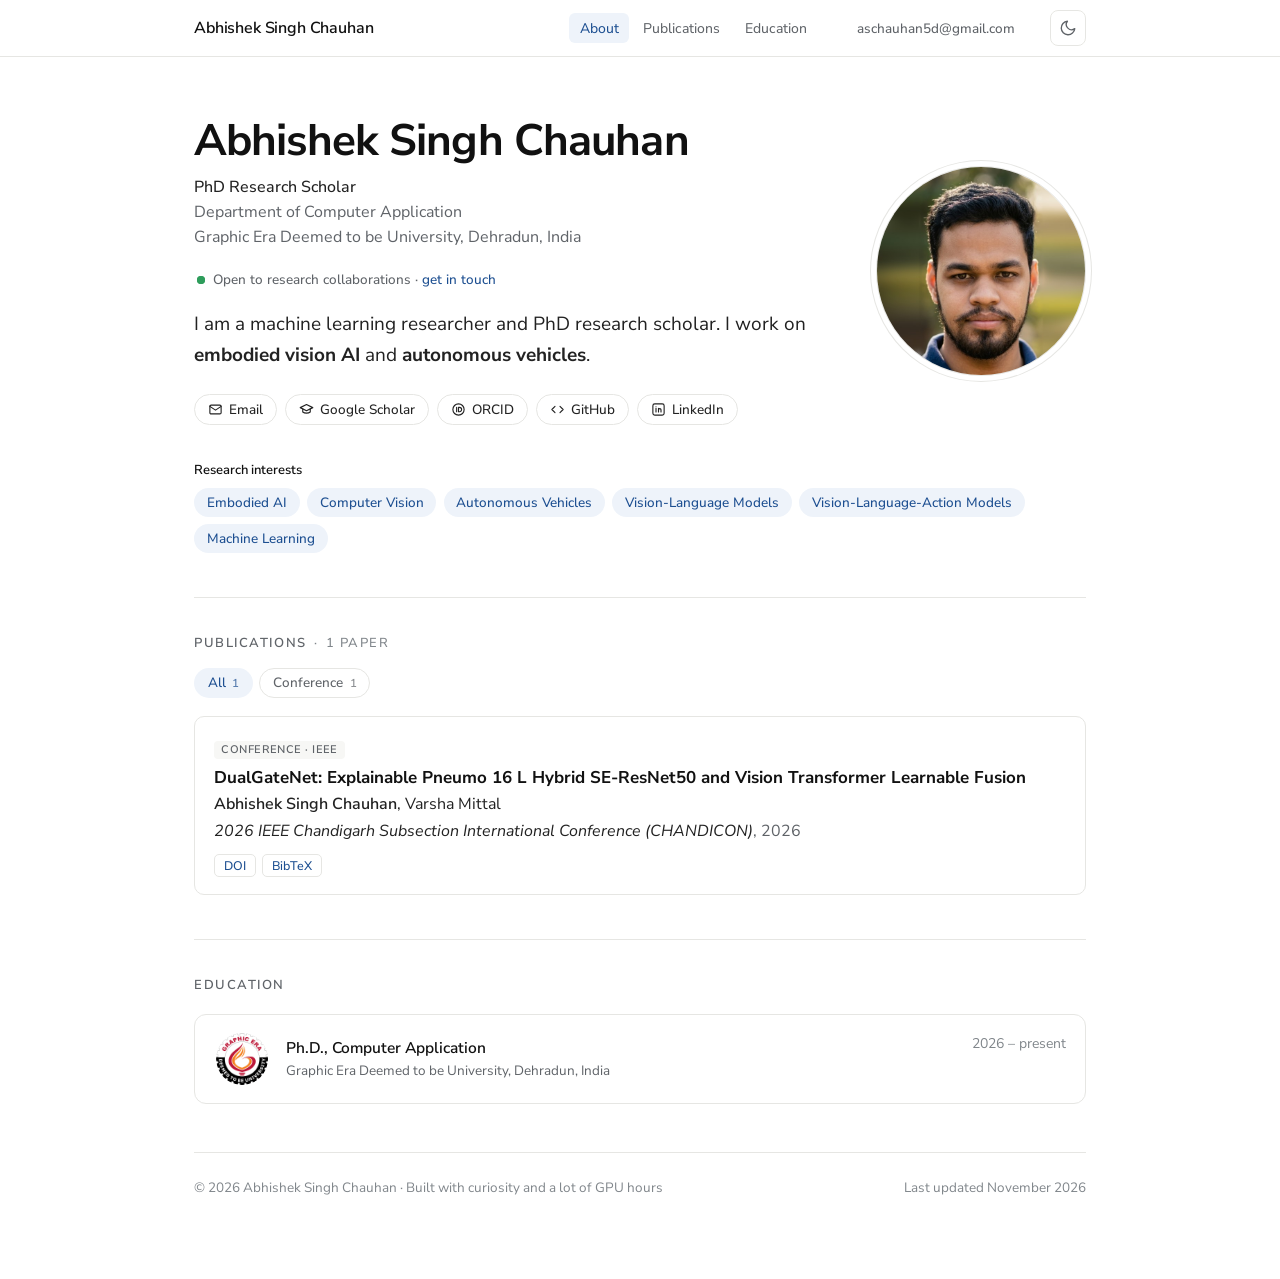
<file: index.html>
<!DOCTYPE html>
<html lang="en" data-theme="light">

<head>
  <meta charset="UTF-8" />
  <meta name="viewport" content="width=device-width, initial-scale=1.0" />
  <title>Abhishek Singh Chauhan — Machine Learning Researcher</title>
  <meta name="description"
    content="Abhishek Singh Chauhan is a research scholar and machine learning researcher at Graphic Era Deemed to be University, Dehradun, working on embodied vision AI and autonomous vehicles." />
  <meta name="author" content="Abhishek Singh Chauhan" />
  <link rel="canonical" href="https://aschauhan5d.github.io/" />
  <meta name="theme-color" content="#ffffff" media="(prefers-color-scheme: light)" />
  <meta name="theme-color" content="#121416" media="(prefers-color-scheme: dark)" />

  <meta property="og:type" content="profile" />
  <meta property="og:site_name" content="Abhishek Singh Chauhan" />
  <meta property="og:title" content="Abhishek Singh Chauhan — Machine Learning Researcher" />
  <meta property="og:description"
    content="Machine learning research on embodied vision AI and autonomous vehicles." />
  <meta property="og:url" content="https://aschauhan5d.github.io/" />
  <!-- OG_IMAGE:START --><meta property="og:image" content="https://aschauhan5d.github.io/assets/photo.jpg" /><!-- OG_IMAGE:END -->
  <meta name="twitter:card" content="summary" />

  <link rel="icon" href="assets/favicon.svg" type="image/svg+xml" />
  <link rel="preconnect" href="https://fonts.googleapis.com" />
  <link rel="preconnect" href="https://fonts.gstatic.com" crossorigin />
  <link
    href="https://fonts.googleapis.com/css2?family=Nunito+Sans:ital,opsz,wght@0,6..12,300..800;1,6..12,400&family=JetBrains+Mono:wght@400&display=swap"
    rel="stylesheet" />
  <link rel="stylesheet" href="assets/style.css?v=1426f7ce" />
  <script src="assets/theme.js?v=455b5b2e"></script>

  <script type="application/ld+json">
  {
    "@context": "https://schema.org",
    "@type": "Person",
    "name": "Abhishek Singh Chauhan",
    "url": "https://aschauhan5d.github.io/",
    "email": "mailto:aschauhan5d@gmail.com",
    "jobTitle": "PhD Research Scholar",
    "affiliation": {
      "@type": "CollegeOrUniversity",
      "name": "Graphic Era Deemed to be University",
      "address": "Dehradun, Uttarakhand, India"
    },
    "knowsAbout": ["Embodied AI", "Computer Vision", "Autonomous Vehicles", "Vision-Language Models", "Vision-Language-Action Models", "Vision Transformers", "Machine Learning"],
    "sameAs": [
      "https://github.com/aschauhan5d",
      "https://linkedin.com/in/aschauhan5d",
      "https://orcid.org/0009-0005-3507-6499",
      "https://scholar.google.com/citations?user=pySsaTEAAAAJ"
    ]
  }
  </script>
</head>

<body>
  <a class="skip" href="#main">Skip to content</a>

  <nav class="nav" aria-label="Sections">
    <div class="nav-inner">
      <a class="nav-name" href="#about">Abhishek Singh Chauhan</a>
      <div class="nav-links">
        <a href="#about" class="on">About</a>
        <a href="#news" hidden>News</a>
        <a href="#publications">Publications</a>
        <a href="#research" hidden>Research</a>
        <a href="#education">Education</a>
        <a href="#writing" hidden>Writing</a>
      </div>
      <a class="nav-mail" href="mailto:aschauhan5d@gmail.com">aschauhan5d@gmail.com</a>
      <button class="theme-toggle" id="theme-toggle" type="button" aria-label="Switch theme">
        <svg class="icon-moon" viewBox="0 0 24 24" fill="none" stroke="currentColor" stroke-width="1.8" stroke-linecap="round" stroke-linejoin="round" aria-hidden="true"><path d="M21 12.8A9 9 0 1 1 11.2 3a7 7 0 0 0 9.8 9.8z"/></svg>
        <svg class="icon-sun" viewBox="0 0 24 24" fill="none" stroke="currentColor" stroke-width="1.8" stroke-linecap="round" stroke-linejoin="round" aria-hidden="true"><circle cx="12" cy="12" r="4.2"/><path d="M12 2v2.2M12 19.8V22M4.2 4.2l1.6 1.6M18.2 18.2l1.6 1.6M2 12h2.2M19.8 12H22M4.2 19.8l1.6-1.6M18.2 5.8l1.6-1.6"/></svg>
      </button>
    </div>
  </nav>

  <main class="wrap" id="main">

    <!-- ═══════════ ABOUT ═══════════ -->
    <section id="about" style="margin-top:0" aria-label="About">
      <div class="profile">
        <div>
          <h1>Abhishek Singh Chauhan</h1>
          <p class="role"><strong>PhD Research Scholar</strong><br />
            Department of Computer Application<br />
            Graphic Era Deemed to be University, Dehradun, India</p>
          <p class="status"><span class="dot" aria-hidden="true"></span><span>Open to research collaborations · <a href="mailto:aschauhan5d@gmail.com">get in touch</a></span></p>

          <div class="bio">
            <p>I am a machine learning researcher and PhD research scholar. I work on
              <strong>embodied vision AI</strong> and <strong>autonomous vehicles</strong>.</p>
          </div>

          <div class="links">
            <a href="mailto:aschauhan5d@gmail.com"><svg viewBox="0 0 24 24" fill="none" stroke="currentColor" stroke-width="1.8" stroke-linecap="round" stroke-linejoin="round" aria-hidden="true"><rect x="3" y="5" width="18" height="14" rx="2"/><path d="m3 7 9 6 9-6"/></svg>Email</a>
            <!-- CV:START --><!-- CV:END -->
            <a href="https://scholar.google.com/citations?user=pySsaTEAAAAJ&amp;hl=en" target="_blank" rel="noopener"><svg viewBox="0 0 24 24" fill="none" stroke="currentColor" stroke-width="1.8" stroke-linecap="round" stroke-linejoin="round" aria-hidden="true"><path d="M2 9l10-5 10 5-10 5z"/><path d="M6 11v5c3 2.5 9 2.5 12 0v-5"/></svg><span><span class="long">Google </span>Scholar</span></a>
            <a href="https://orcid.org/0009-0005-3507-6499" target="_blank" rel="noopener"><svg viewBox="0 0 24 24" fill="none" stroke="currentColor" stroke-width="1.8" stroke-linecap="round" stroke-linejoin="round" aria-hidden="true"><circle cx="12" cy="12" r="9"/><path d="M9 8.5v7M12 8.5h1.5a3.5 3.5 0 0 1 0 7H12z"/></svg>ORCID</a>
            <a href="https://github.com/aschauhan5d" target="_blank" rel="noopener"><svg viewBox="0 0 24 24" fill="none" stroke="currentColor" stroke-width="1.8" stroke-linecap="round" stroke-linejoin="round" aria-hidden="true"><path d="m8 7-5 5 5 5M16 7l5 5-5 5"/></svg>GitHub</a>
            <a href="https://linkedin.com/in/aschauhan5d" target="_blank" rel="noopener"><svg viewBox="0 0 24 24" fill="none" stroke="currentColor" stroke-width="1.8" stroke-linecap="round" stroke-linejoin="round" aria-hidden="true"><rect x="3" y="3" width="18" height="18" rx="3"/><path d="M8 10v6M8 7.5v.01M12 16v-3.5a2 2 0 0 1 4 0V16M12 10v6"/></svg>LinkedIn</a>
          </div>
        </div>

        <aside class="profile-side">
          <!-- PHOTO:START --><img class="photo" src="assets/photo.jpg" alt="Photo of Abhishek Singh Chauhan" width="200" height="200" /><!-- PHOTO:END -->
          <p class="contact">aschauhan5d [at] gmail.com<br />Dehradun, India</p>
        </aside>
      </div>

      <div class="interests">
        <span class="interests-label">Research interests</span>
        <ul class="chips">
          <li>Embodied AI</li><li>Computer Vision</li><li>Autonomous Vehicles</li><li>Vision-Language Models</li><li>Vision-Language-Action Models</li><li>Machine Learning</li>
        </ul>
      </div>
    </section>

    <!-- ═══════════ NEWS ═══════════ -->
    <section id="news" hidden aria-labelledby="news-h">
      <h2 class="sec" id="news-h">News</h2>
      <ul class="news">
        <!-- NEWS:START -->
        <li><time></time><span>No news yet.</span></li>
        <!-- NEWS:END -->
      </ul>
    </section>

    <!-- ═══════════ PUBLICATIONS ═══════════ -->
    <section id="publications" aria-labelledby="pub-h">
      <h2 class="sec" id="pub-h">Publications<span class="sec-count">1 paper</span></h2>
      <!-- PUBLICATIONS:START -->
      <div class="pub-filters" role="group" aria-label="Filter publications"><button type="button" class="pf on" data-filter="all" aria-pressed="true">All<span class="pf-n">1</span></button><button type="button" class="pf" data-filter="conference" aria-pressed="false">Conference<span class="pf-n">1</span></button></div>
      <article class="pub no-thumb" data-type="conference">
        
        <div>
          <span class="pub-type">Conference · IEEE</span>
          <a class="pub-title" href="https://doi.org/10.1109/chandicon70877.2026.11767777" target="_blank" rel="noopener">DualGateNet: Explainable Pneumo 16 L Hybrid SE-ResNet50 and Vision Transformer Learnable Fusion</a>
          <div class="pub-authors"><span class="me">Abhishek Singh Chauhan</span>, Varsha Mittal</div>
          <div class="pub-venue"><em>2026 IEEE Chandigarh Subsection International Conference (CHANDICON)</em>, 2026</div>
          
          <div class="pub-links"><a href="https://doi.org/10.1109/chandicon70877.2026.11767777" target="_blank" rel="noopener">DOI</a><details><summary>BibTeX</summary><pre class="bibtex">@inproceedings{chauhan2026dualgatenet,
  title    = {{DualGateNet: Explainable Pneumo 16 L Hybrid SE-ResNet50 and Vision Transformer Learnable Fusion}},
  author   = {Abhishek Singh Chauhan and Varsha Mittal},
  booktitle= {2026 IEEE Chandigarh Subsection International Conference (CHANDICON)},
  year     = {2026},
  doi      = {10.1109/chandicon70877.2026.11767777}
}</pre></details></div>
        </div>
      </article>
      <!-- PUBLICATIONS:END -->
    </section>

    <!-- ═══════════ RESEARCH ═══════════ -->
    <section id="research" hidden aria-labelledby="research-h">
      <h2 class="sec" id="research-h">Research Projects</h2>
      <!-- RESEARCH:START --><!-- RESEARCH:END -->
    </section>

    <!-- ═══════════ EDUCATION ═══════════ -->
    <section id="education" aria-labelledby="edu-h">
      <h2 class="sec" id="edu-h">Education</h2>
      <!-- To use the real logo: put it in assets/logos/ and replace <span class="aff-mono">GEU</span>
           with <img class="aff-logo" src="assets/logos/geu.png" alt="" /> -->
      <ul class="affs">
        <li class="aff">
          <img class="aff-logo" src="assets/logos/geu.png" alt="Graphic Era Deemed to be University logo" width="56" height="56" />
          <span class="aff-text">
            <span class="aff-name">Ph.D., Computer Application</span>
            <span class="aff-role">Graphic Era Deemed to be University, Dehradun, India</span>
          </span>
          <span class="aff-when">2026 – present</span>
        </li>
      </ul>
    </section>

    <!-- ═══════════ WRITING ═══════════ -->
    <section id="writing" hidden aria-labelledby="writing-h">
      <h2 class="sec" id="writing-h">Writing</h2>
      <p class="sec-tagline">Notes from the lab: tutorials, paper walkthroughs and things I learn along the way.</p>
      <ul class="posts">
        <!-- POSTS:START -->
        <li>No posts yet.</li>
        <!-- POSTS:END -->
      </ul>
    </section>

    <footer class="footer">
      <span>© <span id="year">2026</span> Abhishek Singh Chauhan · Built with curiosity and a lot of GPU hours</span>
      <span><!-- UPDATED:START -->Last updated November 2026<!-- UPDATED:END --><span class="visits" id="visits" hidden></span></span>
    </footer>
  </main>

  <script>
    document.getElementById('year').textContent = new Date().getFullYear();
    const links = [...document.querySelectorAll('.nav-links a:not([hidden])')];
    const sections = links.map(a => document.querySelector(a.getAttribute('href')));
    function updateNav() {
      const y = window.scrollY + 90;
      let cur = 0;
      sections.forEach((s, i) => { if (s && y >= s.offsetTop) cur = i; });
      if (window.innerHeight + window.scrollY >= document.body.scrollHeight - 4) cur = sections.length - 1;
      links.forEach((a, i) => a.classList.toggle('on', i === cur));
    }
    window.addEventListener('scroll', updateNav, { passive: true });
    document.querySelectorAll('pre.bibtex').forEach(pre => {
      const b = document.createElement('button');
      b.type = 'button'; b.className = 'bib-copy'; b.textContent = 'Copy';
      const text = pre.textContent;
      b.onclick = () => {
        const done = () => { b.textContent = 'Copied ✓'; setTimeout(() => b.textContent = 'Copy', 1500); };
        if (navigator.clipboard) navigator.clipboard.writeText(text).then(done, () => {});
        else { const r = document.createRange(); r.selectNodeContents(pre); getSelection().removeAllRanges(); getSelection().addRange(r); document.execCommand('copy'); done(); }
      };
      pre.prepend(b);
    });
    updateNav();

    // Publication filter buttons (All / Conference / Journal ...)
    document.querySelectorAll('.pub-filters .pf').forEach(btn => {
      btn.addEventListener('click', () => {
        const f = btn.dataset.filter;
        document.querySelectorAll('.pub-filters .pf').forEach(b => {
          b.classList.toggle('on', b === btn); b.setAttribute('aria-pressed', b === btn);
        });
        document.querySelectorAll('#publications .pub').forEach(a => {
          a.hidden = !(f === 'all' || a.dataset.type === f);
        });
      });
    });

    // Visitor count shown in the footer (appears once GoatCounter is set up)
    fetch('https://aschauhan5d.goatcounter.com/counter/TOTAL.json')
      .then(r => r.ok ? r.json() : Promise.reject())
      .then(d => {
        const el = document.getElementById('visits');
        el.textContent = d.count + ' visits';
        el.hidden = false;
      })
      .catch(() => {});
  </script>
  <!-- Visitor counter (GoatCounter: free, no cookies). Stats: https://aschauhan5d.goatcounter.com -->
  <script data-goatcounter="https://aschauhan5d.goatcounter.com/count" async src="https://gc.zgo.at/count.js"></script>
</body>

</html>
</file>
<file: assets/style.css>
/* ──────────────────────────────────────────────────────────
   Academic homepage — shared by the homepage and blog posts
   Serif reading text, sans-serif UI, one ink-blue accent.
   ────────────────────────────────────────────────────────── */

:root {
  --bg: #ffffff;
  --panel: #f7f7f5;
  --text: #222;
  --heading: #111;
  --muted: #5f6368;
  --faint: #80868b;
  --line: #e6e6e3;
  --accent: #1d4f91;
  --accent-hover: #0f3a73;
  --accent-soft: #eef3fa;
  --highlight: #fff8e1;
  --highlight-line: #f0d98a;
  --code-bg: #f6f7f8;
  --serif: 'Avenir Next', Avenir, 'Nunito Sans', 'Helvetica Neue', Helvetica, Arial, sans-serif;   /* same font as the Y Combinator site (Avenir); Nunito Sans where Avenir isn't installed */
  --sans: 'Avenir Next', Avenir, 'Nunito Sans', 'Helvetica Neue', Helvetica, Arial, sans-serif;
  --mono: 'JetBrains Mono', ui-monospace, 'SF Mono', Menlo, monospace;
  --badge-fg: #9a4a00; --badge-bg: #fff1dc; --badge-line: #f3d3a6;
  --hl-keyword: #8b3fa8; --hl-string: #227a3c; --hl-number: #b4500f; --hl-title: #1d4f91; --hl-meta: #8a6d00;
  color-scheme: light;
}

@media (prefers-color-scheme: dark) {
  :root:not([data-theme="light"]) {
    --bg: #121416;
    --panel: #1a1d20;
    --text: #dcdfe3;
    --heading: #f3f4f6;
    --muted: #a3a9b0;
    --faint: #868d95;
    --line: #2a2e33;
    --accent: #8db6ec;
    --accent-hover: #b5d0f5;
    --accent-soft: #1a2433;
    --highlight: #2a2618;
    --highlight-line: #5c5130;
    --code-bg: #1a1d20;
    --badge-fg: #ffc98a; --badge-bg: #3a2810; --badge-line: #6a4a20;
    --hl-keyword: #d4a5ef; --hl-string: #9ad7a8; --hl-number: #f3ad7d; --hl-title: #8db6ec; --hl-meta: #e2cc75;
    color-scheme: dark;
  }
}
:root[data-theme="dark"] {
  --bg: #121416;
  --panel: #1a1d20;
  --text: #dcdfe3;
  --heading: #f3f4f6;
  --muted: #a3a9b0;
  --faint: #868d95;
  --line: #2a2e33;
  --accent: #8db6ec;
  --accent-hover: #b5d0f5;
  --accent-soft: #1a2433;
  --highlight: #2a2618;
  --highlight-line: #5c5130;
  --code-bg: #1a1d20;
  --badge-fg: #ffc98a; --badge-bg: #3a2810; --badge-line: #6a4a20;
  --hl-keyword: #d4a5ef; --hl-string: #9ad7a8; --hl-number: #f3ad7d; --hl-title: #8db6ec; --hl-meta: #e2cc75;
  color-scheme: dark;
}

* { box-sizing: border-box; margin: 0; padding: 0 }

html { overflow-x: clip; scroll-behavior: smooth; scroll-padding-top: 72px; -webkit-text-size-adjust: 100%; }

body {
  font-family: var(--serif);
  font-size: 17px;
  line-height: 1.6;
  color: var(--text);
  background: var(--bg);
  overflow-wrap: break-word;
  -webkit-font-smoothing: antialiased;
  text-rendering: optimizeLegibility;
}

a { color: var(--accent); text-decoration: none; }
a:hover { color: var(--accent-hover); text-decoration: underline; text-underline-offset: 3px; }

:focus-visible { outline: 2px solid var(--accent); outline-offset: 3px; border-radius: 3px; }

.skip {
  position: absolute; left: -999px; top: 0; z-index: 200;
  background: var(--accent); color: var(--bg); padding: .4rem .8rem;
  font: 500 13px var(--sans);
}
.skip:focus { left: .5rem; top: .5rem; }

/* ── NAV ── */
.nav {
  position: sticky; top: env(safe-area-inset-top, 0px); z-index: 100;
  background: color-mix(in srgb, var(--bg) 90%, transparent);
  backdrop-filter: saturate(1.5) blur(10px);
  -webkit-backdrop-filter: saturate(1.5) blur(10px);
  border-bottom: 1px solid var(--line);
}
.nav-inner {
  max-width: 860px; margin: 0 auto; padding: 0 1.5rem;
  height: 56px; display: flex; align-items: center; gap: 1.5rem;
}
.nav-name {
  font: 600 16px var(--sans); letter-spacing: -.01em;
  color: var(--heading); white-space: nowrap;
}
.nav-name:hover { color: var(--heading); text-decoration: none; }
.nav-links {
  display: flex; gap: .25rem; margin-left: auto;
  overflow-x: auto; scrollbar-width: none;
}
.nav-links::-webkit-scrollbar { display: none }
.nav-links a {
  font: 450 14px var(--sans); color: var(--muted);
  padding: .35rem .65rem; border-radius: 6px; white-space: nowrap;
  transition: color .15s, background .15s;
}
.nav-links a:hover { color: var(--heading); background: var(--panel); text-decoration: none; }
.nav-links a.on { color: var(--accent); background: var(--accent-soft); }

/* Theme switch */
.theme-toggle {
  flex-shrink: 0; display: grid; place-items: center;
  width: 36px; height: 36px; border-radius: 8px;
  border: 1px solid var(--line); background: transparent; color: var(--muted);
  cursor: pointer; transition: color .15s, border-color .15s, background .15s;
}
.theme-toggle:hover { color: var(--accent); border-color: var(--accent); background: var(--accent-soft); }
.theme-toggle svg { width: 18px; height: 18px; }
.theme-toggle .icon-sun { display: none; }
:root[data-theme="dark"] .theme-toggle .icon-sun { display: block; }
:root[data-theme="dark"] .theme-toggle .icon-moon { display: none; }
@media (prefers-color-scheme: dark) {
  :root:not([data-theme="light"]) .theme-toggle .icon-sun { display: block; }
  :root:not([data-theme="light"]) .theme-toggle .icon-moon { display: none; }
}

/* ── LAYOUT ── */
.wrap { max-width: 860px; margin: 0 auto; padding: 3rem 1.5rem 5rem; }
section { margin-top: 3rem; padding-top: 2.25rem; border-top: 1px solid var(--line); }
section#about { border-top: 0; padding-top: 0; margin-top: 0; }

h2.sec {
  font: 600 13px var(--sans); letter-spacing: .12em; text-transform: uppercase;
  color: var(--heading);
  display: flex; align-items: center; gap: .9rem;
  margin-bottom: 1.25rem;
}
h2.sec { color: var(--muted); }

/* ── PROFILE ── */
.profile {
  display: grid; grid-template-columns: 1fr 200px; gap: 2.5rem; align-items: start;
}
.profile h1 {
  font-family: var(--serif); font-weight: 700; font-size: 40px;
  letter-spacing: -.02em; line-height: 1.1; color: var(--heading);
  margin-bottom: .5rem;
}
.role { font: 400 16px/1.55 var(--sans); color: var(--muted); margin-bottom: 1.25rem; }
.role strong { color: var(--text); font-weight: 500; }
.bio p { margin-bottom: .9rem; }
.bio p:last-child { margin-bottom: 0; }

.photo {
  box-shadow: 0 0 0 4px var(--bg), 0 0 0 5px var(--line);
  width: 200px; height: auto; aspect-ratio: 1 / 1; border-radius: 50%;
  object-fit: cover; display: block;
  background: var(--panel); border: 1px solid var(--line);
}
.photo-initials {
  display: grid; place-items: center;
  font: 500 54px var(--serif); color: var(--accent); background: var(--accent-soft);
}
.profile-side .contact {
  margin-top: .9rem; font: 400 13.5px/1.6 var(--sans); color: var(--muted);
  word-break: break-word;
}

.links {
  display: flex; flex-wrap: wrap; gap: .5rem; margin-top: 1.4rem;
}
.links a {
  display: inline-flex; align-items: center; gap: .4rem;
  font: 500 13.5px var(--sans); color: var(--text);
  border: 1px solid var(--line); border-radius: 999px;
  padding: .32rem .8rem; background: var(--bg);
  transition: border-color .15s, color .15s, background .15s;
}
.links a:hover { border-color: var(--accent); color: var(--accent); text-decoration: none; background: var(--accent-soft); }
.links svg { width: 15px; height: 15px; flex-shrink: 0; }

.interests { margin-top: 1.75rem; }
.interests-label { display: block; font: 600 13px var(--sans); color: var(--heading); margin-bottom: .55rem; }
.chips { list-style: none; display: flex; flex-wrap: wrap; gap: .45rem; }
.chips li {
  font: 500 13.5px var(--sans); color: var(--accent);
  background: var(--accent-soft); border-radius: 999px; padding: .3rem .8rem;
}
.status {
  display: inline-flex; align-items: center; gap: .5rem;
  font: 500 13.5px var(--sans); color: var(--muted);
  margin: -.35rem 0 1.25rem;
}
.status { align-items: baseline; }
.status a { font-weight: 500; white-space: nowrap; }
.status .dot { align-self: center; }
.status:has(> span:nth-child(2)) .dot { align-self: flex-start; margin-top: .45em; }
.status .dot { flex-shrink: 0; margin-left: 3px; width: 8px; height: 8px; border-radius: 50%; background: #2e9d5b; box-shadow: 0 0 0 3px color-mix(in srgb, #2e9d5b 22%, transparent); }

/* ── NEWS ── */
.news { list-style: none; }
.news li {
  display: grid; grid-template-columns: 92px 1fr; gap: 1rem;
  padding: .45rem 0; font-size: 16.5px;
}
.news time { font: 500 13.5px/1.9 var(--sans); color: var(--faint); white-space: nowrap; }

/* ── PUBLICATIONS ── */
.pub-note { font: 400 14px var(--sans); color: var(--muted); margin: -.4rem 0 1rem; }
.pub {
  display: grid; grid-template-columns: 160px 1fr; gap: 1.4rem;
  padding: 1.1rem 1rem; margin: 0 -1rem; border-radius: 10px;
}
.pub.no-thumb { grid-template-columns: 1fr; }
.pub > *, .profile > *, .entry > * { min-width: 0; }   /* long text/code wraps instead of widening the page */
.pub.highlight { background: var(--highlight); }
.pub-thumb {
  width: 160px; aspect-ratio: 4 / 3; object-fit: cover; border-radius: 6px;
  border: 1px solid var(--line); background: var(--panel);
}
.pub-title { font-weight: 700; color: var(--heading); line-height: 1.4; display: block; }
a.pub-title:hover { color: var(--accent); }
.pub-authors { font-size: 16px; color: var(--text); margin-top: .15rem; }
.pub-authors .me { font-weight: 600; }
.pub-venue { font-size: 16px; color: var(--muted); margin-top: .1rem; }
.pub-venue em { color: var(--text); }
.badge {
  display: inline-block; vertical-align: 2px; margin-left: .35rem;
  font: 600 11px var(--sans); letter-spacing: .03em;
  color: var(--badge-fg); background: var(--badge-bg); border: 1px solid var(--badge-line);
  padding: .05rem .45rem; border-radius: 4px;
}
.pub-tldr { font-size: 15.5px; color: var(--muted); margin-top: .35rem; }
.pub-links { display: flex; flex-wrap: wrap; gap: .4rem; margin-top: .55rem; align-items: center; }
.pub-links a, .pub-links summary {
  font: 500 12.5px var(--sans); color: var(--accent);
  border: 1px solid var(--line); border-radius: 5px;
  padding: .12rem .55rem; cursor: pointer; list-style: none;
}
.pub-links summary::-webkit-details-marker { display: none }
.pub-links a:hover, .pub-links summary:hover { border-color: var(--accent); background: var(--accent-soft); text-decoration: none; }
.pub-links details { display: contents; }
.pub-links details[open] summary { background: var(--accent-soft); border-color: var(--accent); }
.bibtex {
  position: relative;
  flex-basis: 100%; margin-top: .3rem;
  font: 12.5px/1.55 var(--mono); white-space: pre-wrap; overflow-wrap: anywhere;
  max-width: 100%; overflow-x: auto;
  background: var(--code-bg); border: 1px solid var(--line); border-radius: 6px;
  padding: .8rem 1rem; color: var(--text);
}

.empty-card {
  border: 1px dashed var(--line); border-radius: 10px;
  padding: 1.1rem 1.25rem; font: 400 15px/1.6 var(--sans); color: var(--muted);
}

/* ── RESEARCH / EDUCATION ── */
.entry {
  display: grid; grid-template-columns: 1fr auto; gap: .25rem 1.5rem;
  padding: .85rem 0; border-bottom: 1px solid var(--line);
}
.entry:last-child { border-bottom: none; }
.entry-title { font-weight: 600; color: var(--heading); }
.entry-when { font: 500 13.5px/1.9 var(--sans); color: var(--faint); white-space: nowrap; text-align: right; }
.entry-sub { grid-column: 1 / -1; color: var(--muted); font-size: 16.5px; }
.entry-tags { grid-column: 1 / -1; display: flex; flex-wrap: wrap; gap: .35rem; margin-top: .3rem; }
.tag {
  font: 500 12px var(--sans); color: var(--muted);
  background: var(--panel); border-radius: 4px; padding: .1rem .5rem;
}

/* ── WRITING ── */
.posts { list-style: none; }
.posts li { padding: .7rem 0; border-bottom: 1px solid var(--line); }
.posts li:last-child { border-bottom: none; }
.post-link { font-weight: 600; color: var(--heading); }
.post-link:hover { color: var(--accent); }
.post-meta { font: 400 13.5px var(--sans); color: var(--faint); margin-top: .1rem; }
.post-excerpt { font-size: 16px; color: var(--muted); margin-top: .2rem; }

/* ── FOOTER ── */
.footer {
  margin-top: 3rem; padding-top: 1.5rem; border-top: 1px solid var(--line);
  font: 400 13.5px/1.6 var(--sans); color: var(--faint);
  display: flex; justify-content: space-between; flex-wrap: wrap; gap: .4rem 1.5rem;
}
.footer a { color: var(--muted); }

/* ── BLOG POST PAGE ── */
.post-wrap { max-width: 720px; }
.back { font: 500 14px var(--sans); display: inline-block; margin-bottom: 2rem; }
.post-header { margin-bottom: 2.25rem; padding-bottom: 1.5rem; border-bottom: 1px solid var(--line); }
.post-header h1 {
  font: 600 36px/1.15 var(--serif); letter-spacing: -.015em; color: var(--heading);
  margin-bottom: .75rem;
}
.post-header .post-meta { font-size: 14px; }

.post-body { font-size: 19px; line-height: 1.75; overflow-wrap: break-word; }
.post-body > :first-child { margin-top: 0 }
.post-body h1, .post-body h2, .post-body h3, .post-body h4 {
  font-family: var(--sans); color: var(--heading); font-weight: 600;
  line-height: 1.3; letter-spacing: -.01em;
}
.post-body h1 { font-size: 26px; margin: 3rem 0 1rem; }
.post-body h2 { font-size: 22px; margin: 2.5rem 0 .8rem; }
.post-body h3 { font-size: 18px; margin: 2rem 0 .6rem; }
.post-body p { margin-bottom: 1.2rem }
.post-body a { text-decoration: underline; text-underline-offset: 3px; text-decoration-color: color-mix(in srgb, var(--accent) 40%, transparent); }
.post-body ul, .post-body ol { padding-left: 1.5rem; margin-bottom: 1.2rem }
.post-body li { margin-bottom: .35rem }
.post-body strong { font-weight: 600; color: var(--heading) }
.post-body blockquote {
  border-left: 3px solid var(--accent); padding: .2rem 0 .2rem 1.1rem; margin: 1.5rem 0;
  color: var(--muted); font-style: italic;
}
.post-body hr { border: none; border-top: 1px solid var(--line); margin: 2.5rem 0 }
.post-body img { max-width: 100%; height: auto; display: block; margin: 1.75rem auto; border-radius: 6px; }
.post-body table {
  width: 100%; border-collapse: collapse; margin: 1.5rem 0;
  font: 15px var(--sans); display: block; overflow-x: auto;
}
.post-body th, .post-body td { border-bottom: 1px solid var(--line); padding: .5rem .75rem; text-align: left; }
.post-body th { font-weight: 600; color: var(--heading) }
.post-body code {
  font-family: var(--mono); font-size: .8em;
  background: var(--code-bg); border: 1px solid var(--line);
  padding: .08em .35em; border-radius: 4px;
}
.post-body pre {
  position: relative; background: var(--code-bg); border: 1px solid var(--line);
  padding: 1rem 1.25rem; overflow-x: auto; margin: 1.5rem 0; border-radius: 8px; line-height: 1.6;
}
.post-body pre code { background: none; border: 0; padding: 0; font-size: 13.5px; color: var(--text); }

.copy-btn {
  position: absolute; top: .5rem; right: .5rem;
  font: 500 11.5px var(--sans); background: var(--bg); color: var(--muted);
  border: 1px solid var(--line); border-radius: 5px; padding: .15rem .55rem; cursor: pointer;
  opacity: 0; transition: opacity .15s, color .15s;
}
.post-body pre:hover .copy-btn, .copy-btn:focus-visible { opacity: 1 }
.copy-btn:hover { color: var(--accent) }
@media (hover: none) { .copy-btn { opacity: 1 } }

.post-nav { display: grid; grid-template-columns: 1fr 1fr; gap: 1rem; margin-top: 3rem; }
.post-nav a {
  display: block; border: 1px solid var(--line); border-radius: 10px; padding: .9rem 1rem;
  font-weight: 600; color: var(--heading); line-height: 1.4;
}
.post-nav a:hover { border-color: var(--accent); text-decoration: none; color: var(--accent); }
.post-nav small { display: block; font: 500 12px var(--sans); color: var(--faint); margin-bottom: .2rem; letter-spacing: .03em; text-transform: uppercase; }
.post-nav .next { text-align: right; grid-column: 2; }

/* Syntax highlighting (highlight.js) */
.hljs-keyword, .hljs-built_in, .hljs-selector-tag { color: var(--hl-keyword) }
.hljs-string, .hljs-attr { color: var(--hl-string) }
.hljs-number, .hljs-literal { color: var(--hl-number) }
.hljs-comment { color: var(--faint); font-style: italic }
.hljs-title, .hljs-title.class_, .hljs-title.function_ { color: var(--hl-title) }
.hljs-meta { color: var(--hl-meta) }

/* ── RESPONSIVE ── */
@media (max-width: 680px) {
  body { font-size: 17px; }
  .wrap { padding: 2rem 1rem 4rem; }
  .nav-inner { padding: 0 1rem; gap: .75rem; }
  .nav-name { display: none; }
  .nav-links { margin-left: -.5rem; }
  .nav-links a { font-size: 13.5px; padding: .35rem .55rem; }
  .nav-links { min-width: 0; }
  .theme-toggle { margin-left: auto; }
  .bibtex { font-size: 11.5px; padding: .7rem .8rem; }
  .pub { margin: 0 -.5rem; padding: 1rem .5rem; }
  .profile { grid-template-columns: 1fr; gap: 1.25rem; }
  .profile-side { order: -1; display: flex; align-items: center; gap: 1rem; }
  .photo { width: 104px; height: 104px; flex-shrink: 0; border-radius: 50%; }
  .photo-initials { font-size: 34px; }
  .profile-side .contact { margin-top: 0; font-size: 13px; }
  .profile h1 { font-size: 31px; }
  .news li { grid-template-columns: 1fr; gap: 0; padding: .55rem 0; }
  .news time { line-height: 1.5; }
  .pub { grid-template-columns: 1fr; gap: .8rem; }
  .pub-thumb { width: 100%; max-width: 320px; }
  .entry { grid-template-columns: 1fr; }
  .entry-when { text-align: left; grid-row: 1; }
  .post-header h1 { font-size: 29px; }
  .post-body { font-size: 17.5px; }
  .post-nav { grid-template-columns: 1fr; }
  .post-nav .next { grid-column: 1; }
}

@media (prefers-reduced-motion: reduce) {
  html { scroll-behavior: auto }
  * { transition: none !important }
}

@media print {
  .theme-toggle, .bib-copy, .status,
  .nav, .skip, .links svg, .copy-btn { display: none !important; }
  body { font-size: 11pt; }
  .news { max-height: none; overflow: visible; }
  a { color: inherit; }
}

[hidden] { display: none !important; }

.bib-copy {
  position: absolute; top: .45rem; right: .45rem;
  font: 500 11.5px var(--sans); color: var(--accent);
  background: var(--bg); border: 1px solid var(--line); border-radius: 5px;
  padding: .15rem .55rem; cursor: pointer;
}
.bib-copy:hover { border-color: var(--accent); }
.pub { border: 1px solid var(--line); margin: 0; padding: 1.1rem 1.2rem; }
.pub + .pub { margin-top: .8rem; }
.pub-type {
  display: inline-block; font: 600 11px var(--sans); letter-spacing: .04em; text-transform: uppercase;
  color: var(--muted); background: var(--panel); border-radius: 4px; padding: .1rem .45rem; margin-bottom: .45rem;
}
@media (max-width: 680px) {
  .pub { margin: 0; padding: 1rem; }
}
.pub-links .bibtex { padding-top: 2.3rem; }

/* ── MOBILE LAYOUT (one 16px gutter, everything on the same left edge) ── */
@media (max-width: 680px) {
  .nav-links { margin-left: 0; }
  .wrap { padding: 1.75rem 1rem 3.5rem; }

  .profile {
    grid-template-columns: 76px 1fr; column-gap: 1rem; row-gap: 0;
    align-items: center;
  }
  .profile > div { display: contents; }
  .profile-side { grid-column: 1; grid-row: 1; order: 0; display: block; }
  .profile-side .contact { display: none; }          /* email is in the buttons, city is in the role */
  .photo { width: 76px; height: 76px; box-shadow: 0 0 0 3px var(--bg), 0 0 0 4px var(--line); }
  .profile h1 { grid-column: 2; grid-row: 1; font-size: 26px; line-height: 1.15; margin: 0; }
  .profile > div > :not(h1) { grid-column: 1 / -1; }
  .role { margin: 1.1rem 0 .9rem; font-size: 15px; }
  .status { margin: 0 0 1rem; font-size: 13.5px; }
  .bio { font-size: 16.5px; }

  .links { display: grid; grid-template-columns: repeat(6, 1fr); gap: .5rem; margin-top: 1.25rem; }
  .links a { grid-column: span 2; }
  .links a:first-child:nth-last-child(5) ~ a:nth-last-child(-n+2),
  .links a:first-child:nth-last-child(2), .links a:first-child:nth-last-child(2) ~ a { grid-column: span 3; }   /* 5 buttons: 3 on top, 2 wider below */
  .links a { justify-content: center; padding: .5rem .4rem; border-radius: 10px; }
  .links .long { display: none; }

  .interests { margin-top: 1.5rem; }
  section { margin-top: 2.25rem; padding-top: 1.75rem; }
  h2.sec { margin-bottom: 1rem; }
  .pub { padding: 1rem; }
  .footer { margin-top: 2.5rem; }
}

/* ── Variant B: centered profile card on phones ── */
@media (max-width: 680px) {
  .profile { grid-template-columns: 1fr; justify-items: center; text-align: center; }
  .profile-side { grid-column: 1; grid-row: 1; }
  .photo { width: 112px; height: 112px; }
  .profile h1 { grid-column: 1; grid-row: 2; font-size: 28px; margin-top: 1rem; }
  .role { margin: .6rem 0 .9rem; }
  .status { justify-content: center; }
  .links { width: 100%; }
  .interests { text-align: center; }
  .chips { justify-content: center; }
}
@media (max-width: 680px) {
  .status { display: block; text-align: center; }
  .status .dot, .status:has(> span:nth-child(2)) .dot {
    display: inline-block; vertical-align: .08em; margin: 0 .45rem 0 0;
  }
}

/* visitor count in the footer */
.visits::before { content: "\00B7"; margin: 0 .5rem; }
.visits[hidden] { display: none; }

/* ════════ DESKTOP polish (text left, photo right) ════════ */
@media (min-width: 681px) {
  .nav-inner, .wrap { max-width: 940px; }
  .wrap { padding-top: 3.75rem; }
  .profile { grid-template-columns: minmax(0, 1fr) 210px; gap: 3rem; align-items: center; }
  .links { flex-wrap: wrap; }
  .profile-side { display: flex; justify-content: center; }
  .profile-side .contact { display: none; }   /* email is in the buttons, city is in the role */
  .photo { width: 210px; height: 210px; box-shadow: 0 0 0 5px var(--bg), 0 0 0 6px var(--line); }
  .profile h1 { font-size: 44px; margin-bottom: .6rem; }
  .role { font-size: 16px; margin-bottom: 1rem; }
  .status { margin: 0 0 1.25rem; }
  .bio { font-size: 19px; line-height: 1.6; max-width: 34em; }
  .links { margin-top: 1.5rem; }
  .interests { margin-top: 2.25rem; }
  section { margin-top: 3.25rem; padding-top: 2.5rem; }
}
/* tablets: smaller photo so the buttons stay on one row */
@media (min-width: 681px) and (max-width: 899px) {
  .profile { grid-template-columns: minmax(0, 1fr) 160px; gap: 2rem; }
  .photo { width: 160px; height: 160px; }
  .profile h1 { font-size: 38px; }
  .links a { padding: .32rem .7rem; }
}
@media (min-width: 681px) and (max-width: 799px) {
  .links .long { display: none; }
  .links { gap: .4rem; }
  .links a { padding: .3rem .6rem; font-size: 13px; }
}

/* "Open to collaborations" dot: small bounce + soft ping every second */
.status .dot { position: relative; animation: dot-bounce 1s ease-in-out infinite; }
.status .dot::after {
  content: ""; position: absolute; inset: 0; border-radius: 50%;
  background: #2e9d5b; animation: dot-ping 1s cubic-bezier(0, 0, .2, 1) infinite;
}
@keyframes dot-bounce { 0%, 100% { transform: scale(1); } 35% { transform: scale(1.3); } 60% { transform: scale(.95); } }
@keyframes dot-ping { 0% { transform: scale(1); opacity: .55; } 80%, 100% { transform: scale(2.8); opacity: 0; } }
.status .dot { box-shadow: none !important; }
@media (prefers-reduced-motion: reduce) {
  /* phones with "remove animations" on: no movement, just a soft glow that fades in and out */
  .status .dot { animation: none; }
  .status .dot::after { animation: dot-glow 1.6s ease-in-out infinite; transform: scale(2.2); }
}
@keyframes dot-glow { 0%, 100% { opacity: 0; } 50% { opacity: .3; } }

/* ── Publication filters ── */
.pub-filters { display: flex; flex-wrap: wrap; gap: .4rem; margin: -.25rem 0 1.1rem; }
.pf {
  display: inline-flex; align-items: center; gap: .4rem;
  font: 500 13.5px var(--sans); color: var(--muted);
  background: transparent; border: 1px solid var(--line); border-radius: 999px;
  padding: .3rem .8rem; cursor: pointer; transition: color .15s, background .15s, border-color .15s;
}
.pf:hover { color: var(--heading); border-color: var(--faint); }
.pf.on { color: var(--accent); background: var(--accent-soft); border-color: transparent; }
.pf-n { font-size: 11.5px; font-weight: 600; color: inherit; opacity: .7; }
.pub[hidden] { display: none; }

/* ── Paper thumbnail (figure) ── */
.pub { grid-template-columns: 180px minmax(0, 1fr); gap: 1.5rem; align-items: start; }
.pub.no-thumb { grid-template-columns: minmax(0, 1fr); }
.pub-thumb {
  width: 180px; height: auto; aspect-ratio: auto; object-fit: contain; background: #fff;
  border: 1px solid var(--line); border-radius: 8px; padding: 0;
}
.pub-tldr { font-size: 15.5px; line-height: 1.55; color: var(--muted); margin-top: .5rem; }
@media (max-width: 680px) {
  .pub { grid-template-columns: minmax(0, 1fr); gap: .9rem; }
  /* phone: figure sits in a full-width white panel, centered, not too tall */
  .pub-thumb { width: 100%; max-width: none; height: 230px; object-fit: contain; padding: .5rem; }
}

/* ── Affiliations ── */
.affs { list-style: none; display: grid; grid-template-columns: 1fr; gap: .8rem; }
.aff {
  display: flex; align-items: center; gap: .9rem;
  border: 1px solid var(--line); border-radius: 12px; padding: .9rem 1rem;
}
.aff-mono, .aff-logo {
  flex-shrink: 0; width: 52px; height: 52px; border-radius: 10px;
}
.aff-mono {
  display: grid; place-items: center;
  font: 800 15px var(--sans); letter-spacing: .02em;
  color: var(--accent); background: var(--accent-soft);
}
.aff-logo { object-fit: contain; background: #fff; padding: 4px; border: 1px solid var(--line); }
.aff-text { display: flex; flex-direction: column; min-width: 0; }
.aff-name { font: 600 15.5px/1.35 var(--sans); color: var(--heading); }
.aff-role { font: 400 13.5px/1.5 var(--sans); color: var(--muted); margin-top: .15rem; }
@media (max-width: 680px) { .affs { grid-template-columns: 1fr; } }

.aff-when { margin-left: auto; padding-left: 1rem; font: 400 14px var(--sans); color: var(--faint); white-space: nowrap; align-self: flex-start; padding-top: .15rem; }
.aff { padding: 1rem 1.2rem; gap: 1rem; }
@media (max-width: 680px) {
  .aff { display: grid; grid-template-columns: 52px minmax(0, 1fr); column-gap: .9rem; row-gap: .2rem; align-items: start; }
  .aff-mono, .aff-logo { grid-row: 1 / span 2; }
  .aff-text { grid-column: 2; }
  .aff-when { grid-column: 2; margin: 0; padding: 0; font-size: 13px; }
}
/* a little less empty space between sections */
@media (min-width: 681px) { section { margin-top: 2.75rem; padding-top: 2.25rem; } }

.aff-logo { width: 56px; height: 56px; padding: 2px; border: 0; border-radius: 50%; background: #fff; object-fit: contain; }

/* ── ideas from rmehan.dev ── */
/* count next to section headings: PUBLICATIONS · 1 PAPER */
.sec-count { color: var(--faint); font-weight: 500; }
h2.sec:has(.sec-count) { gap: 0; }
.sec-count::before { content: "\00B7"; margin: 0 .55em; }
.sec-tagline { font: 400 16px/1.55 var(--sans); color: var(--muted); margin: -.6rem 0 1.25rem; }

/* email in the top menu (laptop) */
.nav-mail {
  font: 500 13.5px var(--sans); color: var(--muted); white-space: nowrap;
  padding: .35rem .7rem; border-radius: 6px; margin-left: .25rem;
}
.nav-mail:hover { color: var(--accent); background: var(--accent-soft); }
@media (max-width: 860px) { .nav-mail { display: none; } }

/* writing: one card per post */
.posts { display: grid; gap: .8rem; }
.posts li.post-card { padding: 0; border: 0; }
.post-card-link {
  display: grid; grid-template-columns: minmax(0, 1fr); gap: 1.2rem;
  border: 1px solid var(--line); border-radius: 12px; padding: 1.1rem 1.25rem;
  color: inherit; text-decoration: none;
  transition: border-color .15s, transform .15s, box-shadow .15s;
}
.post-card.has-cover .post-card-link { grid-template-columns: 170px minmax(0, 1fr); }
.post-card-link:hover {
  border-color: color-mix(in srgb, var(--accent) 45%, var(--line));
  transform: translateY(-2px); box-shadow: 0 6px 18px -10px color-mix(in srgb, var(--accent) 40%, transparent);
}
.post-cover { width: 100%; aspect-ratio: 16 / 10; object-fit: cover; border-radius: 8px; background: var(--panel); }
.post-card-body { display: flex; flex-direction: column; gap: .3rem; min-width: 0; }
.post-badge {
  align-self: flex-start; font: 700 11px var(--sans); letter-spacing: .05em; text-transform: uppercase;
  color: #9a5b00; background: #fff1d6; border-radius: 4px; padding: .12rem .45rem; margin-bottom: .15rem;
}
:root[data-theme="dark"] .post-badge { color: #ffcf7a; background: #3a2c12; }
.post-title { font: 700 18px/1.35 var(--sans); color: var(--heading); }
.post-card-link:hover .post-title { color: var(--accent); }
.post-card .post-excerpt { font-size: 15.5px; line-height: 1.55; color: var(--muted); margin: 0; }
.post-card .post-meta { margin-top: .15rem; }
.post-tags { display: flex; flex-wrap: wrap; gap: .35rem; margin-top: .35rem; }
.post-tag {
  font: 500 12px var(--sans); color: var(--accent); background: var(--accent-soft);
  border-radius: 999px; padding: .1rem .55rem;
}
@media (max-width: 680px) {
  .post-card.has-cover .post-card-link { grid-template-columns: minmax(0, 1fr); }
  .post-card-link { padding: 1rem; }
}
@media (prefers-reduced-motion: reduce) { .post-card-link:hover { transform: none; } }
/* phone menu with many links: soft fade on the right shows it can scroll */
@media (max-width: 680px) {
  .nav-links { overflow-x: auto; scrollbar-width: none; -webkit-mask-image: linear-gradient(to right, #000 82%, transparent); mask-image: linear-gradient(to right, #000 82%, transparent); padding-right: 1.25rem; }
  .nav-links::-webkit-scrollbar { display: none; }
}
</file>
